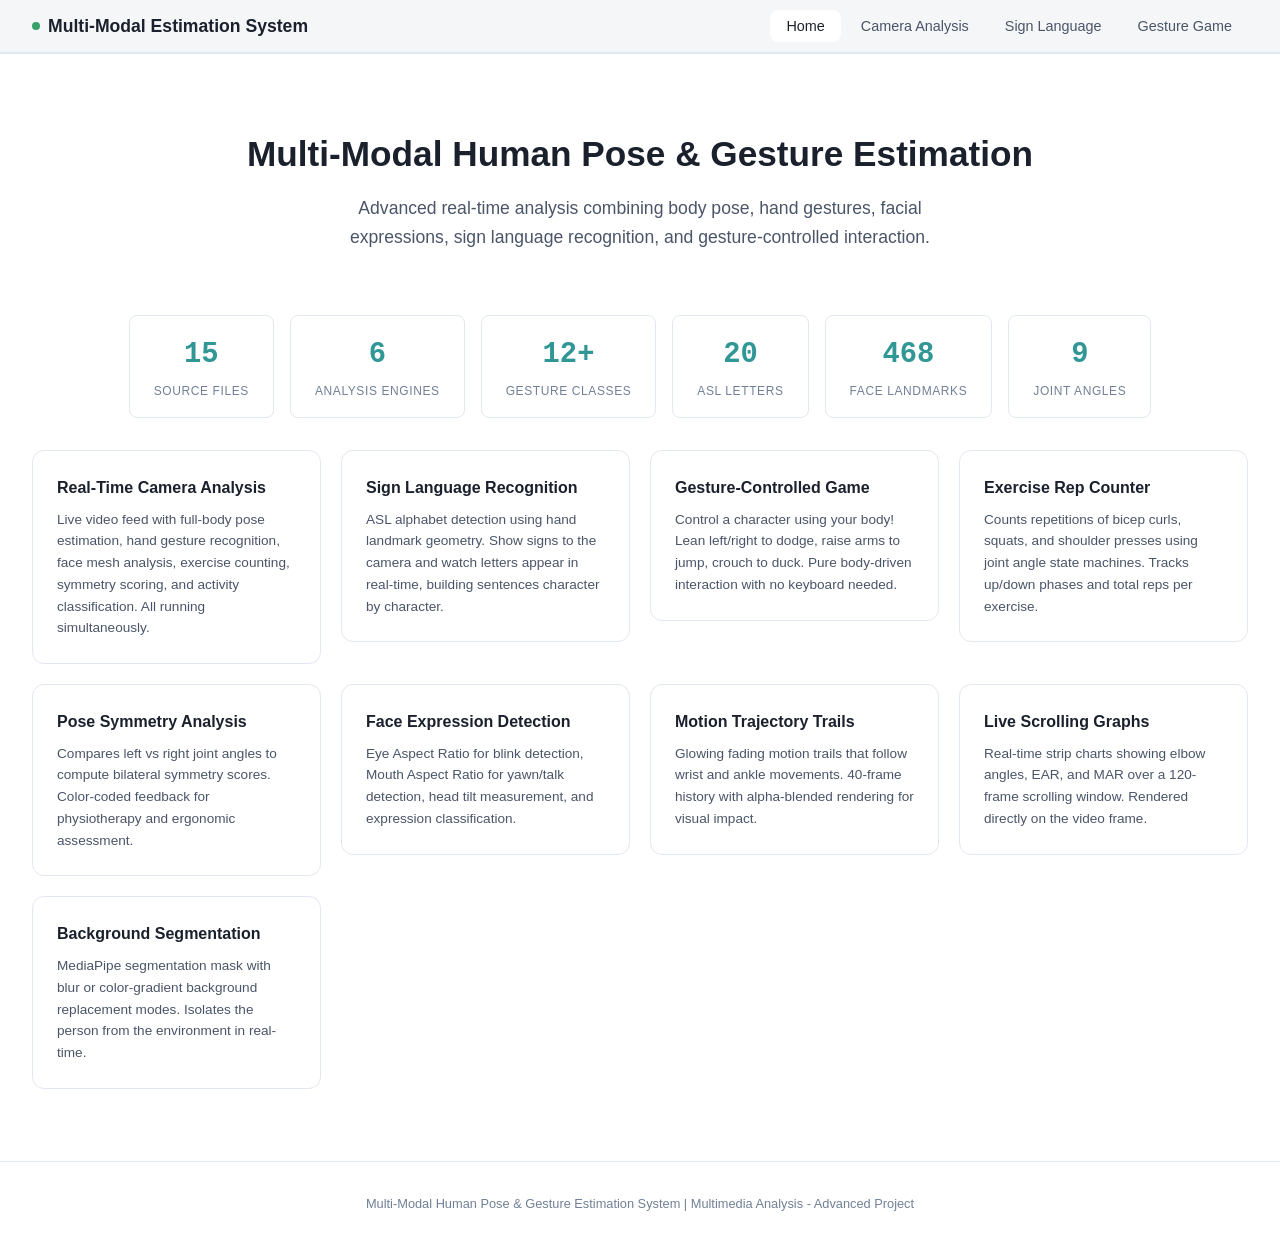
<file: templates/index.html>
<!DOCTYPE html>
<html lang="en">
<head>
    <meta charset="UTF-8">
    <meta name="viewport" content="width=device-width, initial-scale=1.0">
    <title>Multi-Modal Human Pose & Gesture Estimation System</title>
    <meta name="description" content="Advanced real-time multi-modal human analysis system with pose estimation, gesture recognition, face mesh, sign language, and gesture-controlled game.">
    <link rel="stylesheet" href="/static/css/style.css">
</head>
<body>
    <nav class="navbar">
        <div class="navbar-brand">
            <span class="dot"></span>
            Multi-Modal Estimation System
        </div>
        <ul class="nav-links">
            <li><a href="/" class="active">Home</a></li>
            <li><a href="/camera">Camera Analysis</a></li>
            <li><a href="/sign-language">Sign Language</a></li>
            <li><a href="/game">Gesture Game</a></li>
        </ul>
    </nav>

    <div class="container">
        <div class="hero">
            <h1>Multi-Modal Human Pose & Gesture Estimation</h1>
            <p>Advanced real-time analysis combining body pose, hand gestures, facial expressions, sign language recognition, and gesture-controlled interaction.</p>
        </div>

        <div class="stats-bar">
            <div class="stat">
                <div class="value">15</div>
                <div class="label">Source Files</div>
            </div>
            <div class="stat">
                <div class="value">6</div>
                <div class="label">Analysis Engines</div>
            </div>
            <div class="stat">
                <div class="value">12+</div>
                <div class="label">Gesture Classes</div>
            </div>
            <div class="stat">
                <div class="value">20</div>
                <div class="label">ASL Letters</div>
            </div>
            <div class="stat">
                <div class="value">468</div>
                <div class="label">Face Landmarks</div>
            </div>
            <div class="stat">
                <div class="value">9</div>
                <div class="label">Joint Angles</div>
            </div>
        </div>

        <div class="cards-grid">
            <a href="/camera" class="card-link">
                <div class="card">
                    <h3>Real-Time Camera Analysis</h3>
                    <p>Live video feed with full-body pose estimation, hand gesture recognition, face mesh analysis, exercise counting, symmetry scoring, and activity classification. All running simultaneously.</p>
                </div>
            </a>
            <a href="/sign-language" class="card-link">
                <div class="card">
                    <h3>Sign Language Recognition</h3>
                    <p>ASL alphabet detection using hand landmark geometry. Show signs to the camera and watch letters appear in real-time, building sentences character by character.</p>
                </div>
            </a>
            <a href="/game" class="card-link">
                <div class="card">
                    <h3>Gesture-Controlled Game</h3>
                    <p>Control a character using your body! Lean left/right to dodge, raise arms to jump, crouch to duck. Pure body-driven interaction with no keyboard needed.</p>
                </div>
            </a>
            <a href="/camera" class="card-link">
                <div class="card">
                    <h3>Exercise Rep Counter</h3>
                    <p>Counts repetitions of bicep curls, squats, and shoulder presses using joint angle state machines. Tracks up/down phases and total reps per exercise.</p>
                </div>
            </a>
            <a href="/camera" class="card-link">
                <div class="card">
                    <h3>Pose Symmetry Analysis</h3>
                    <p>Compares left vs right joint angles to compute bilateral symmetry scores. Color-coded feedback for physiotherapy and ergonomic assessment.</p>
                </div>
            </a>
            <a href="/camera" class="card-link">
                <div class="card">
                    <h3>Face Expression Detection</h3>
                    <p>Eye Aspect Ratio for blink detection, Mouth Aspect Ratio for yawn/talk detection, head tilt measurement, and expression classification.</p>
                </div>
            </a>
            <a href="/camera" class="card-link">
                <div class="card">
                    <h3>Motion Trajectory Trails</h3>
                    <p>Glowing fading motion trails that follow wrist and ankle movements. 40-frame history with alpha-blended rendering for visual impact.</p>
                </div>
            </a>
            <a href="/camera" class="card-link">
                <div class="card">
                    <h3>Live Scrolling Graphs</h3>
                    <p>Real-time strip charts showing elbow angles, EAR, and MAR over a 120-frame scrolling window. Rendered directly on the video frame.</p>
                </div>
            </a>
            <a href="/camera" class="card-link">
                <div class="card">
                    <h3>Background Segmentation</h3>
                    <p>MediaPipe segmentation mask with blur or color-gradient background replacement modes. Isolates the person from the environment in real-time.</p>
                </div>
            </a>
        </div>
    </div>

    <div class="footer">
        Multi-Modal Human Pose & Gesture Estimation System | Multimedia Analysis - Advanced Project
    </div>
</body>
</html>
</file>
<file: static/css/style.css>
/* ================================================================
   Multi-Modal Human Pose & Gesture Estimation System
   Dashboard Stylesheet - Premium Dark Theme
   ================================================================ */

/* ---------- Reset & Base ---------- */
*,
*::before,
*::after {
    margin: 0;
    padding: 0;
    box-sizing: border-box;
}

:root {
    --bg-primary: #ffffff;
    --bg-secondary: #f4f6f8;
    --bg-card: #ffffff;
    --bg-card-hover: #f9fafb;
    --border: #e2e8f0;
    --text-primary: #1a202c;
    --text-secondary: #4a5568;
    --text-dim: #718096;
    --accent-blue: #3182ce;
    --accent-green: #38a169;
    --accent-orange: #dd6b20;
    --accent-red: #e53e3e;
    --accent-purple: #805ad5;
    --accent-cyan: #319795;
    --accent-pink: #d53f8c;
    --gradient-start: #f7fafc;
    --gradient-end: #edf2f7;
    --shadow: 0 4px 12px rgba(0, 0, 0, 0.05);
    --radius: 12px;
    --radius-sm: 8px;
    --font: 'Segoe UI', -apple-system, BlinkMacSystemFont, sans-serif;
    --font-mono: 'Cascadia Code', 'Consolas', monospace;
    --transition: 0.25s ease;
}

body {
    font-family: var(--font);
    background: var(--bg-primary);
    color: var(--text-primary);
    min-height: 100vh;
    line-height: 1.6;
}

a {
    color: var(--accent-blue);
    text-decoration: none;
    transition: color var(--transition);
}

a:hover {
    color: var(--accent-cyan);
}

/* ---------- Navigation ---------- */
.navbar {
    background: var(--bg-secondary);
    border-bottom: 2px solid var(--border);
    padding: 0.75rem 2rem;
    display: flex;
    align-items: center;
    justify-content: space-between;
    position: sticky;
    top: 0;
    z-index: 100;
}

.navbar-brand {
    font-size: 1.1rem;
    font-weight: 700;
    color: var(--text-primary);
    display: flex;
    align-items: center;
    gap: 0.5rem;
}

.navbar-brand .dot {
    width: 8px;
    height: 8px;
    border-radius: 50%;
    background: var(--accent-green);
    animation: pulse 2s infinite;
}

@keyframes pulse {
    0%, 100% { opacity: 1; }
    50% { opacity: 0.4; }
}

.nav-links {
    display: flex;
    gap: 0.25rem;
    list-style: none;
}

.nav-links a {
    padding: 0.5rem 1rem;
    border-radius: var(--radius-sm);
    color: var(--text-secondary);
    font-size: 0.9rem;
    font-weight: 500;
    transition: all var(--transition);
}

.nav-links a:hover,
.nav-links a.active {
    background: var(--bg-card);
    color: var(--text-primary);
}

/* ---------- Container ---------- */
.container {
    max-width: 1400px;
    margin: 0 auto;
    padding: 1.5rem 2rem;
}

/* ---------- Hero Section (Landing) ---------- */
.hero {
    text-align: center;
    padding: 3rem 0 2rem;
}

.hero h1 {
    font-size: 2.2rem;
    font-weight: 800;
    color: var(--text-primary);
    margin-bottom: 0.75rem;
}

.hero p {
    color: var(--text-secondary);
    font-size: 1.1rem;
    max-width: 600px;
    margin: 0 auto;
}

/* ---------- Feature Cards Grid ---------- */
.cards-grid {
    display: grid;
    grid-template-columns: repeat(auto-fill, minmax(280px, 1fr));
    gap: 1.25rem;
    margin-top: 2rem;
}

.card {
    background: var(--bg-card);
    border: 1px solid var(--border);
    border-radius: var(--radius);
    padding: 1.5rem;
    transition: all var(--transition);
    cursor: pointer;
}

.card:hover {
    background: var(--bg-card-hover);
    border-color: var(--accent-blue);
    transform: translateY(-2px);
    box-shadow: var(--shadow);
}

.card h3 {
    font-size: 1rem;
    margin-bottom: 0.5rem;
    color: var(--text-primary);
}

.card p {
    font-size: 0.85rem;
    color: var(--text-secondary);
}

.card .card-icon {
    display: none;
}

.card-link {
    display: block;
    color: inherit;
}

.card-link:hover {
    color: inherit;
}

/* ---------- Stats Bar ---------- */
.stats-bar {
    display: flex;
    gap: 1rem;
    flex-wrap: wrap;
    margin: 2rem 0;
    justify-content: center;
}

.stat {
    background: var(--bg-card);
    border: 1px solid var(--border);
    border-radius: var(--radius-sm);
    padding: 1rem 1.5rem;
    text-align: center;
    min-width: 120px;
}

.stat .value {
    font-size: 1.8rem;
    font-weight: 800;
    color: var(--accent-cyan);
    font-family: var(--font-mono);
}

.stat .label {
    font-size: 0.75rem;
    color: var(--text-dim);
    text-transform: uppercase;
    letter-spacing: 0.05em;
    margin-top: 0.25rem;
}

/* ---------- Camera Page Layout ---------- */
.camera-layout {
    display: grid;
    grid-template-columns: 1fr 340px;
    gap: 1.25rem;
    align-items: start;
}

.video-container {
    background: var(--bg-card);
    border: 1px solid var(--border);
    border-radius: var(--radius);
    overflow: hidden;
    position: relative;
}

.video-container img {
    width: 100%;
    display: block;
}

.video-container .video-label {
    position: absolute;
    top: 10px;
    left: 10px;
    background: rgba(255,255,255,0.9);
    padding: 0.25rem 0.75rem;
    border-radius: var(--radius-sm);
    font-size: 0.75rem;
    color: var(--text-primary);
    font-weight: bold;
    font-family: var(--font-mono);
    box-shadow: var(--shadow);
}

/* ---------- Side Panel ---------- */
.side-panel {
    display: flex;
    flex-direction: column;
    gap: 0.75rem;
}

.panel {
    background: var(--bg-card);
    border: 1px solid var(--border);
    border-radius: var(--radius);
    padding: 1rem;
}

.panel h4 {
    font-size: 0.8rem;
    text-transform: uppercase;
    letter-spacing: 0.06em;
    color: var(--text-dim);
    margin-bottom: 0.6rem;
    padding-bottom: 0.4rem;
    border-bottom: 1px solid var(--border);
}

.panel-row {
    display: flex;
    justify-content: space-between;
    align-items: center;
    padding: 0.2rem 0;
    font-size: 0.82rem;
}

.panel-row .label {
    color: var(--text-secondary);
}

.panel-row .value {
    color: var(--text-primary);
    font-family: var(--font-mono);
    font-weight: 600;
}

.panel-row .value.good { color: var(--accent-green); }
.panel-row .value.warn { color: var(--accent-orange); }
.panel-row .value.bad { color: var(--accent-red); }

/* ---------- Toggle Buttons ---------- */
.toggle-grid {
    display: grid;
    grid-template-columns: 1fr 1fr;
    gap: 0.4rem;
}

.toggle-btn {
    background: var(--bg-secondary);
    border: 1px solid var(--border);
    border-radius: var(--radius-sm);
    padding: 0.4rem 0.6rem;
    font-size: 0.75rem;
    font-family: var(--font);
    color: var(--text-secondary);
    cursor: pointer;
    transition: all var(--transition);
    text-align: center;
}

.toggle-btn:hover {
    border-color: var(--accent-blue);
}

.toggle-btn.active {
    background: rgba(88, 166, 255, 0.15);
    border-color: var(--accent-blue);
    color: var(--accent-blue);
}

.action-btn {
    background: var(--accent-blue);
    color: white;
    border: none;
    border-radius: var(--radius-sm);
    padding: 0.5rem 1rem;
    font-size: 0.85rem;
    font-family: var(--font);
    cursor: pointer;
    transition: all var(--transition);
    width: 100%;
    font-weight: 600;
}

.action-btn:hover {
    opacity: 0.85;
    transform: translateY(-1px);
}

.action-btn.danger { background: var(--accent-red); }
.action-btn.success { background: var(--accent-green); }
.action-btn.warning { background: var(--accent-orange); }

/* ---------- Sign Language Page ---------- */
.sign-layout {
    display: grid;
    grid-template-columns: 1fr 380px;
    gap: 1.25rem;
    align-items: start;
}

.detected-letter {
    font-size: 8rem;
    font-weight: 900;
    text-align: center;
    color: var(--accent-blue);
    font-family: var(--font-mono);
    line-height: 1;
    padding: 1rem 0;
}

.sentence-display {
    background: var(--bg-secondary);
    border: 1px solid var(--border);
    border-radius: var(--radius-sm);
    padding: 1rem;
    font-size: 1.5rem;
    font-family: var(--font-mono);
    min-height: 80px;
    color: var(--accent-blue);
    word-wrap: break-word;
    letter-spacing: 0.1em;
}

.sign-controls {
    display: flex;
    gap: 0.5rem;
    margin-top: 0.75rem;
}

.sign-controls button {
    flex: 1;
}

/* ---------- Game Page ---------- */
.game-layout {
    display: grid;
    grid-template-columns: 1fr 380px;
    gap: 1.25rem;
    align-items: start;
}

.game-canvas-container {
    background: var(--bg-card);
    border: 1px solid var(--border);
    border-radius: var(--radius);
    overflow: hidden;
    box-shadow: var(--shadow);
}

.game-canvas-container canvas {
    width: 100%;
    display: block;
}

.game-score {
    font-size: 3rem;
    font-weight: 900;
    text-align: center;
    color: var(--accent-orange);
    font-family: var(--font-mono);
}

.game-status {
    text-align: center;
    font-size: 0.9rem;
    color: var(--text-secondary);
    margin-top: 0.5rem;
}

/* ---------- Footer ---------- */
.footer {
    text-align: center;
    padding: 2rem;
    color: var(--text-dim);
    font-size: 0.8rem;
    border-top: 1px solid var(--border);
    margin-top: 3rem;
}

/* ---------- Responsive ---------- */
@media (max-width: 900px) {
    .camera-layout,
    .sign-layout,
    .game-layout {
        grid-template-columns: 1fr;
    }

    .navbar {
        flex-direction: column;
        gap: 0.5rem;
    }

    .hero h1 {
        font-size: 1.6rem;
    }
}
/* ---------- Toast Notifications ---------- */
.toast-container {
    position: fixed;
    bottom: 24px;
    left: 24px;
    z-index: 1000;
    display: flex;
    flex-direction: column;
    gap: 10px;
}

.toast {
    background: var(--bg-card);
    color: var(--text-primary);
    border-left: 4px solid var(--accent-blue);
    padding: 12px 20px;
    border-radius: var(--radius-sm);
    box-shadow: 0 8px 16px rgba(0,0,0,0.1);
    font-size: 0.9rem;
    font-weight: 600;
    min-width: 250px;
    animation: slideIn 0.3s ease forwards, fadeOut 0.3s ease 2.7s forwards;
}

.toast.warning { border-left-color: var(--accent-orange); }
.toast.success { border-left-color: var(--accent-green); }
.toast.danger  { border-left-color: var(--accent-red); }

@keyframes slideIn {
    from { transform: translateX(-100%); opacity: 0; }
    to { transform: translateX(0); opacity: 1; }
}

@keyframes fadeOut {
    from { opacity: 1; }
    to { opacity: 0; }
}
</file>
